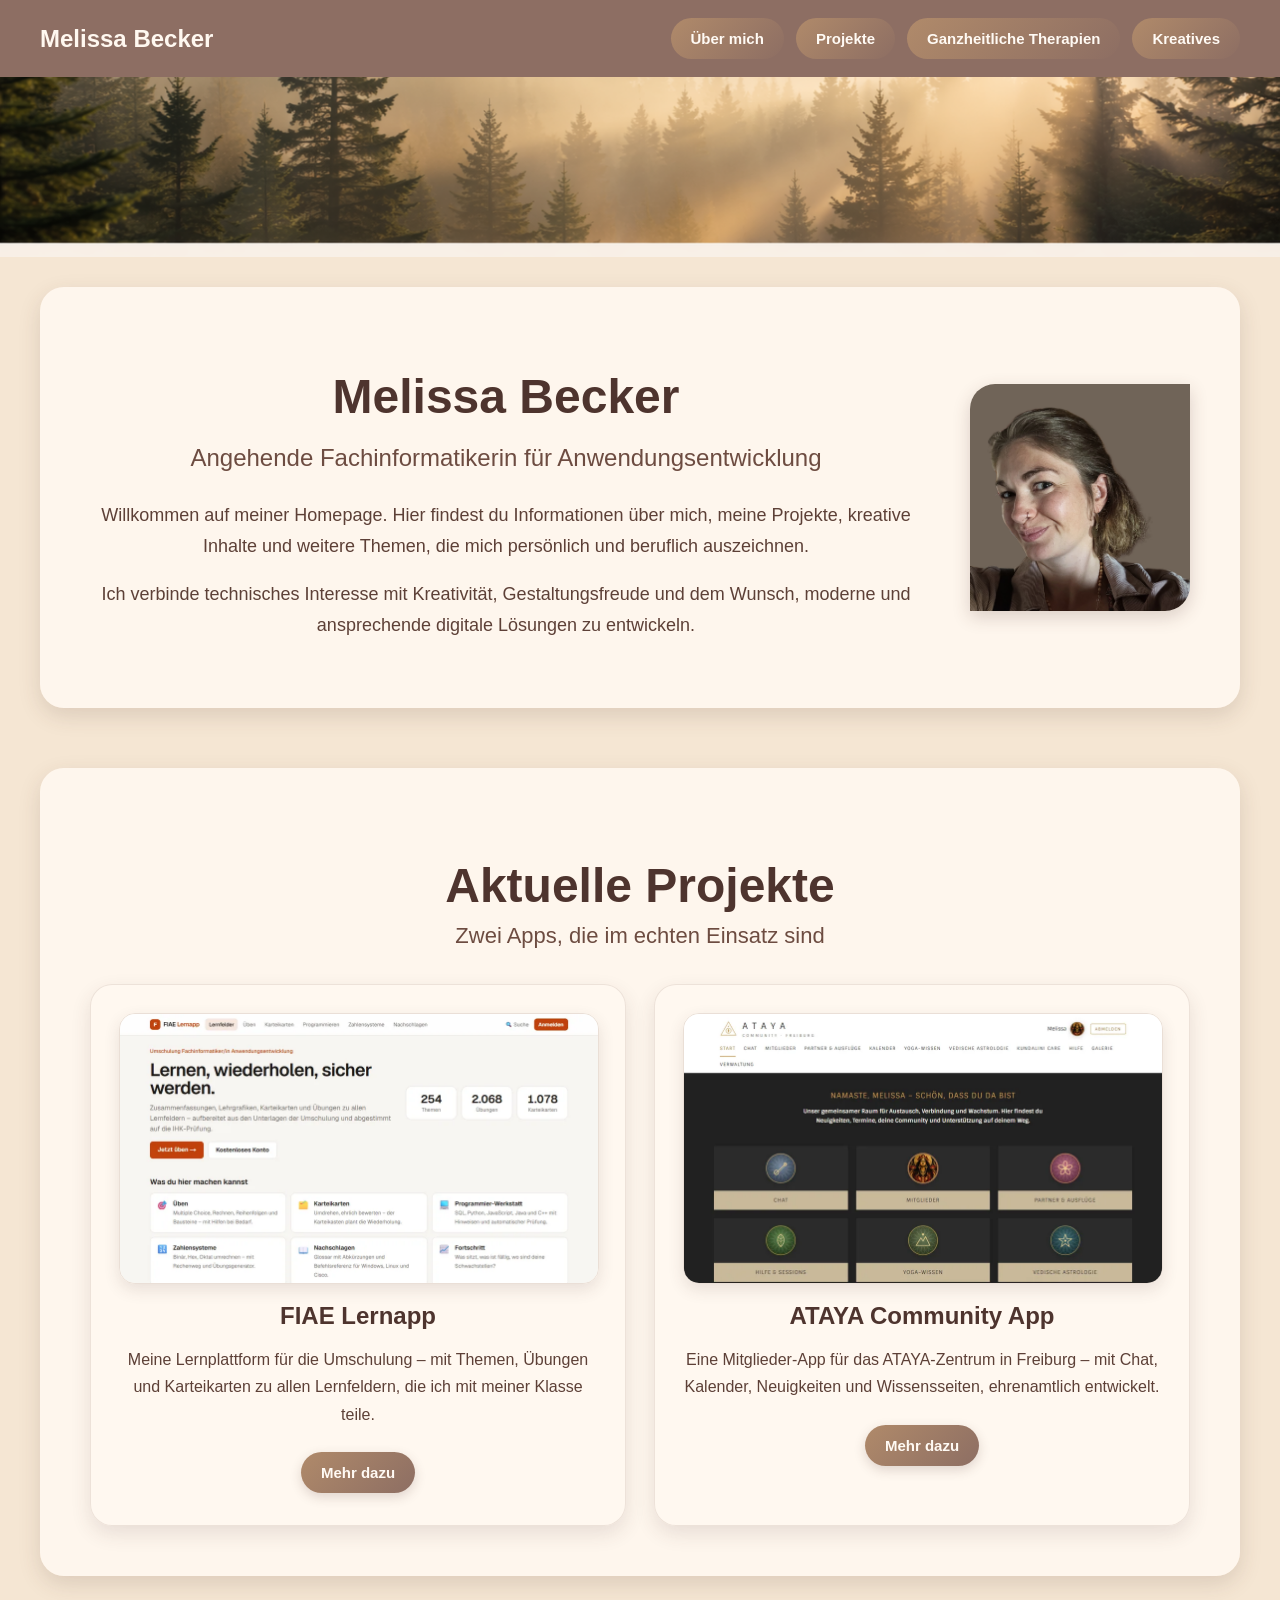
<file: index.html>
<!DOCTYPE html>
<html lang="de">
<head>
    <meta charset="UTF-8">
    <meta name="viewport" content="width=device-width, initial-scale=1.0">
    <title>Melissa Becker</title>
    <link rel="stylesheet" href="style.css?v=6">
</head>
<body>

    <header>
        <nav class="navbar">
            <div class="logo">Melissa Becker</div>
            <div class="nav-links">
                <a href="ueber-mich.html">Über mich</a>
                <a href="projekte.html">Projekte</a>
                <a href="ganzheitliche-therapien.html">Ganzheitliche Therapien</a>
                <a href="kreatives.html">Kreatives</a>
            </div>
        </nav>
    </header>

    <!-- Wald-Banner oben -->
    <div class="hero"></div>

    <main class="content-box">
        <div class="text-content">
            <h1>Melissa Becker</h1>
            <h2>Angehende Fachinformatikerin für Anwendungsentwicklung</h2>

            <p>
                Willkommen auf meiner Homepage. Hier findest du Informationen über mich,
                meine Projekte, kreative Inhalte und weitere Themen, die mich persönlich
                und beruflich auszeichnen.
            </p>

            <p>
                Ich verbinde technisches Interesse mit Kreativität, Gestaltungsfreude und
                dem Wunsch, moderne und ansprechende digitale Lösungen zu entwickeln.
            </p>
        </div>

        <!-- Dein Profilbild -->
        <img src="Melissa.JPG" alt="Profilbild" class="profilbild">
    </main>

    <section class="content-wide">
        <div class="page-header">
            <h1>Aktuelle Projekte</h1>
            <div class="page-subtitle">Zwei Apps, die im echten Einsatz sind</div>
        </div>

        <div class="projekt-grid">
            <article class="projekt-card">
                <img src="bilder/lernapp.webp" alt="Startseite der FIAE Lernapp" class="projekt-bild">
                <div class="card-top">
                    <h3 class="card-title">FIAE Lernapp</h3>
                </div>
                <p>
                    Meine Lernplattform für die Umschulung – mit Themen, Übungen und Karteikarten
                    zu allen Lernfeldern, die ich mit meiner Klasse teile.
                </p>
                <div class="projekt-buttons">
                    <a href="projekte.html" class="projekt-button">Mehr dazu</a>
                </div>
            </article>

            <article class="projekt-card">
                <img src="bilder/ataya-app.webp" alt="Startseite der ATAYA Community App" class="projekt-bild">
                <div class="card-top">
                    <h3 class="card-title">ATAYA Community App</h3>
                </div>
                <p>
                    Eine Mitglieder-App für das ATAYA-Zentrum in Freiburg – mit Chat, Kalender,
                    Neuigkeiten und Wissensseiten, ehrenamtlich entwickelt.
                </p>
                <div class="projekt-buttons">
                    <a href="projekte.html" class="projekt-button">Mehr dazu</a>
                </div>
            </article>
        </div>
    </section>

</body>
</html>
</file>
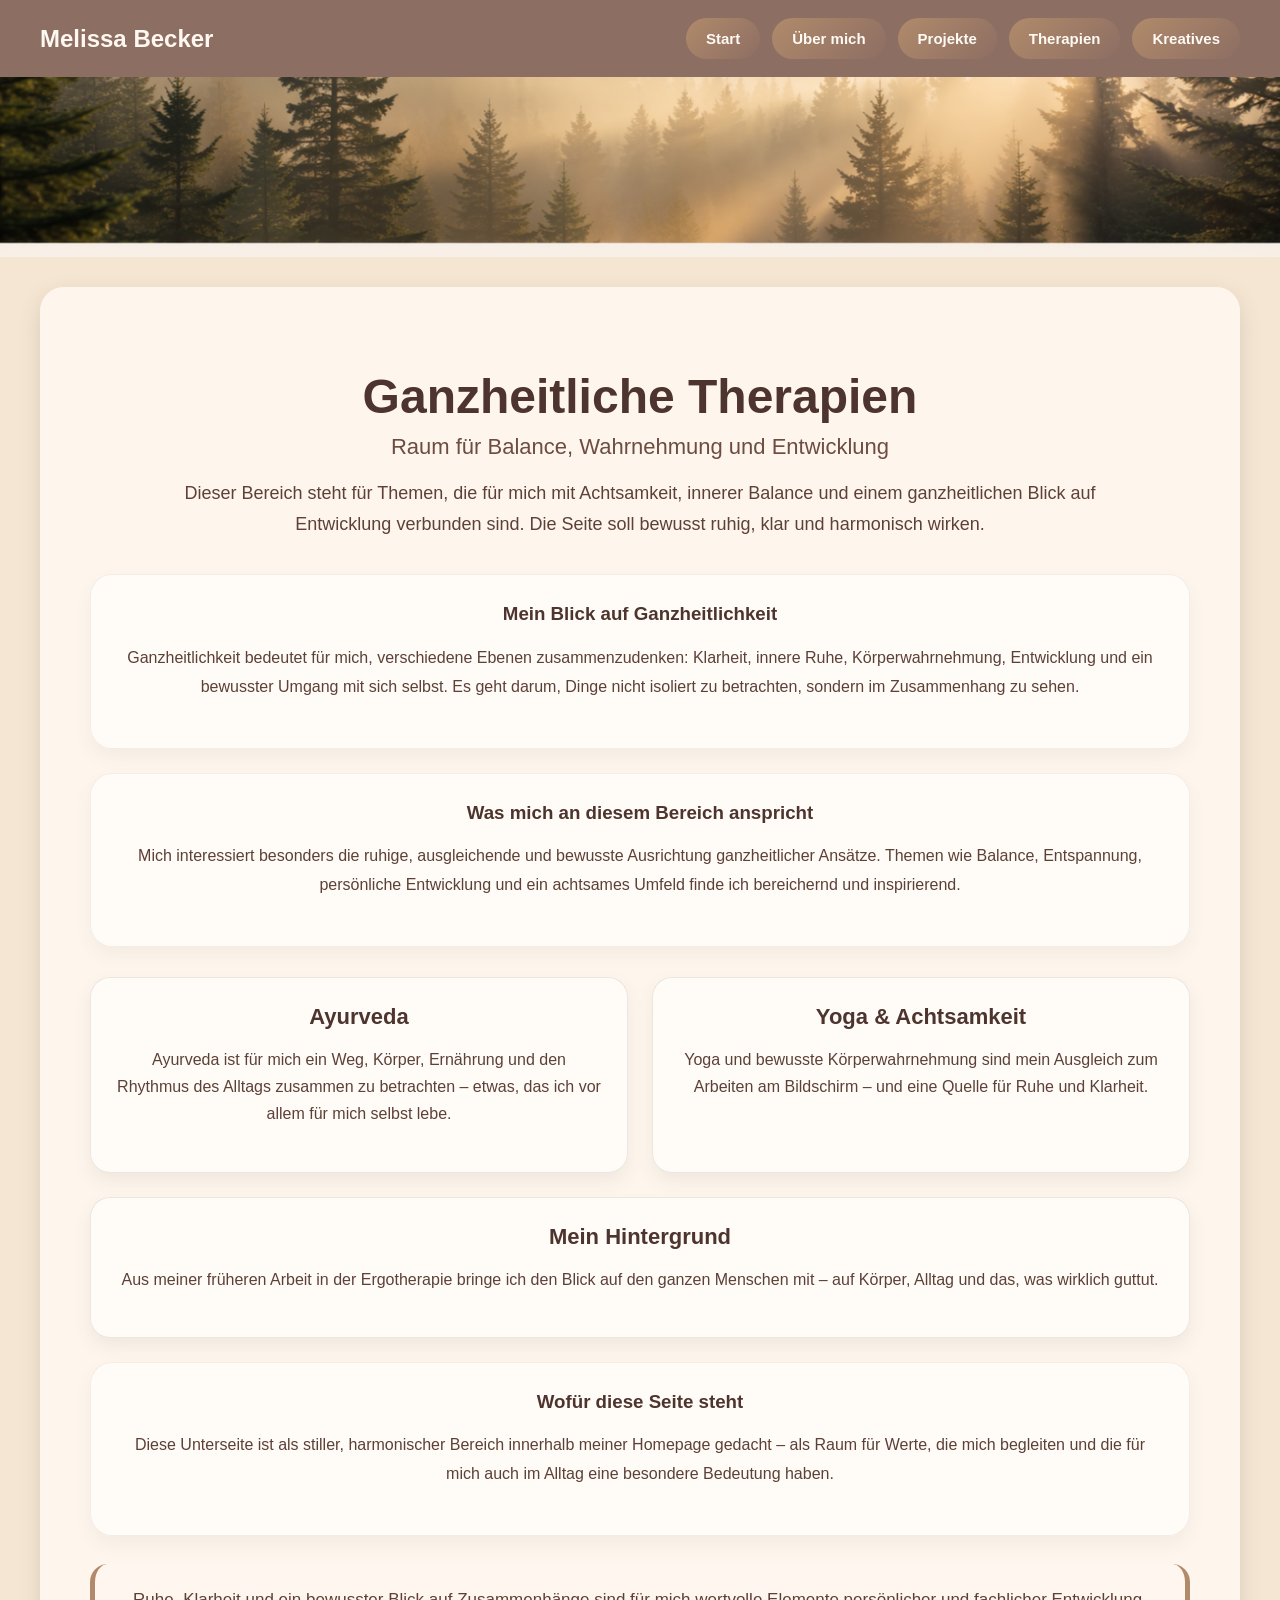
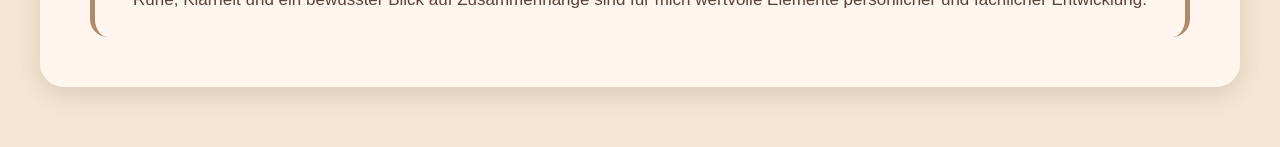
<file: ganzheitliche-therapien.html>
<!DOCTYPE html>
<html lang="de">
<head>
    <meta charset="UTF-8">
    <meta name="viewport" content="width=device-width, initial-scale=1.0">
    <title>Ganzheitliche Therapien | Melissa Becker</title>
    <link rel="stylesheet" href="style.css?v=6">
</head>
<body>

    <header>
        <nav class="navbar">
            <div class="logo">Melissa Becker</div>
            <div class="nav-links">
                <a href="index.html">Start</a>
                <a href="ueber-mich.html">Über mich</a>
                <a href="projekte.html">Projekte</a>
                <a href="ganzheitliche-therapien.html">Therapien</a>
                <a href="kreatives.html">Kreatives</a>
            </div>
        </nav>
    </header>

    <div class="hero"></div>

    <main class="content-wide">
        <div class="page-header">
            <h1>Ganzheitliche Therapien</h1>
            <div class="page-subtitle">Raum für Balance, Wahrnehmung und Entwicklung</div>
            <p class="page-intro">
                Dieser Bereich steht für Themen, die für mich mit Achtsamkeit, innerer Balance
                und einem ganzheitlichen Blick auf Entwicklung verbunden sind. Die Seite soll
                bewusst ruhig, klar und harmonisch wirken.
            </p>
        </div>

        <section class="soft-section">
            <h3>Mein Blick auf Ganzheitlichkeit</h3>
            <p>
                Ganzheitlichkeit bedeutet für mich, verschiedene Ebenen zusammenzudenken:
                Klarheit, innere Ruhe, Körperwahrnehmung, Entwicklung und ein bewusster Umgang
                mit sich selbst. Es geht darum, Dinge nicht isoliert zu betrachten,
                sondern im Zusammenhang zu sehen.
            </p>
        </section>

        <section class="soft-section">
            <h3>Was mich an diesem Bereich anspricht</h3>
            <p>
                Mich interessiert besonders die ruhige, ausgleichende und bewusste Ausrichtung
                ganzheitlicher Ansätze. Themen wie Balance, Entspannung, persönliche Entwicklung
                und ein achtsames Umfeld finde ich bereichernd und inspirierend.
            </p>
        </section>

        <div class="info-grid">
            <section class="info-card">
                <h3>Ayurveda</h3>
                <p>
                    Ayurveda ist für mich ein Weg, Körper, Ernährung und den Rhythmus des Alltags
                    zusammen zu betrachten – etwas, das ich vor allem für mich selbst lebe.
                </p>
            </section>

            <section class="info-card">
                <h3>Yoga & Achtsamkeit</h3>
                <p>
                    Yoga und bewusste Körperwahrnehmung sind mein Ausgleich zum Arbeiten am Bildschirm –
                    und eine Quelle für Ruhe und Klarheit.
                </p>
            </section>

            <section class="info-card info-card-breit">
                <h3>Mein Hintergrund</h3>
                <p>
                    Aus meiner früheren Arbeit in der Ergotherapie bringe ich den Blick auf den
                    ganzen Menschen mit – auf Körper, Alltag und das, was wirklich guttut.
                </p>
            </section>
        </div>

        <section class="soft-section">
            <h3>Wofür diese Seite steht</h3>
            <p>
                Diese Unterseite ist als stiller, harmonischer Bereich innerhalb meiner Homepage
                gedacht – als Raum für Werte, die mich begleiten und die für mich auch im Alltag
                eine besondere Bedeutung haben.
            </p>
        </section>

        <div class="quote-box">
            Ruhe, Klarheit und ein bewusster Blick auf Zusammenhänge sind für mich
            wertvolle Elemente persönlicher und fachlicher Entwicklung.
        </div>
    </main>

</body>
</html>
</file>
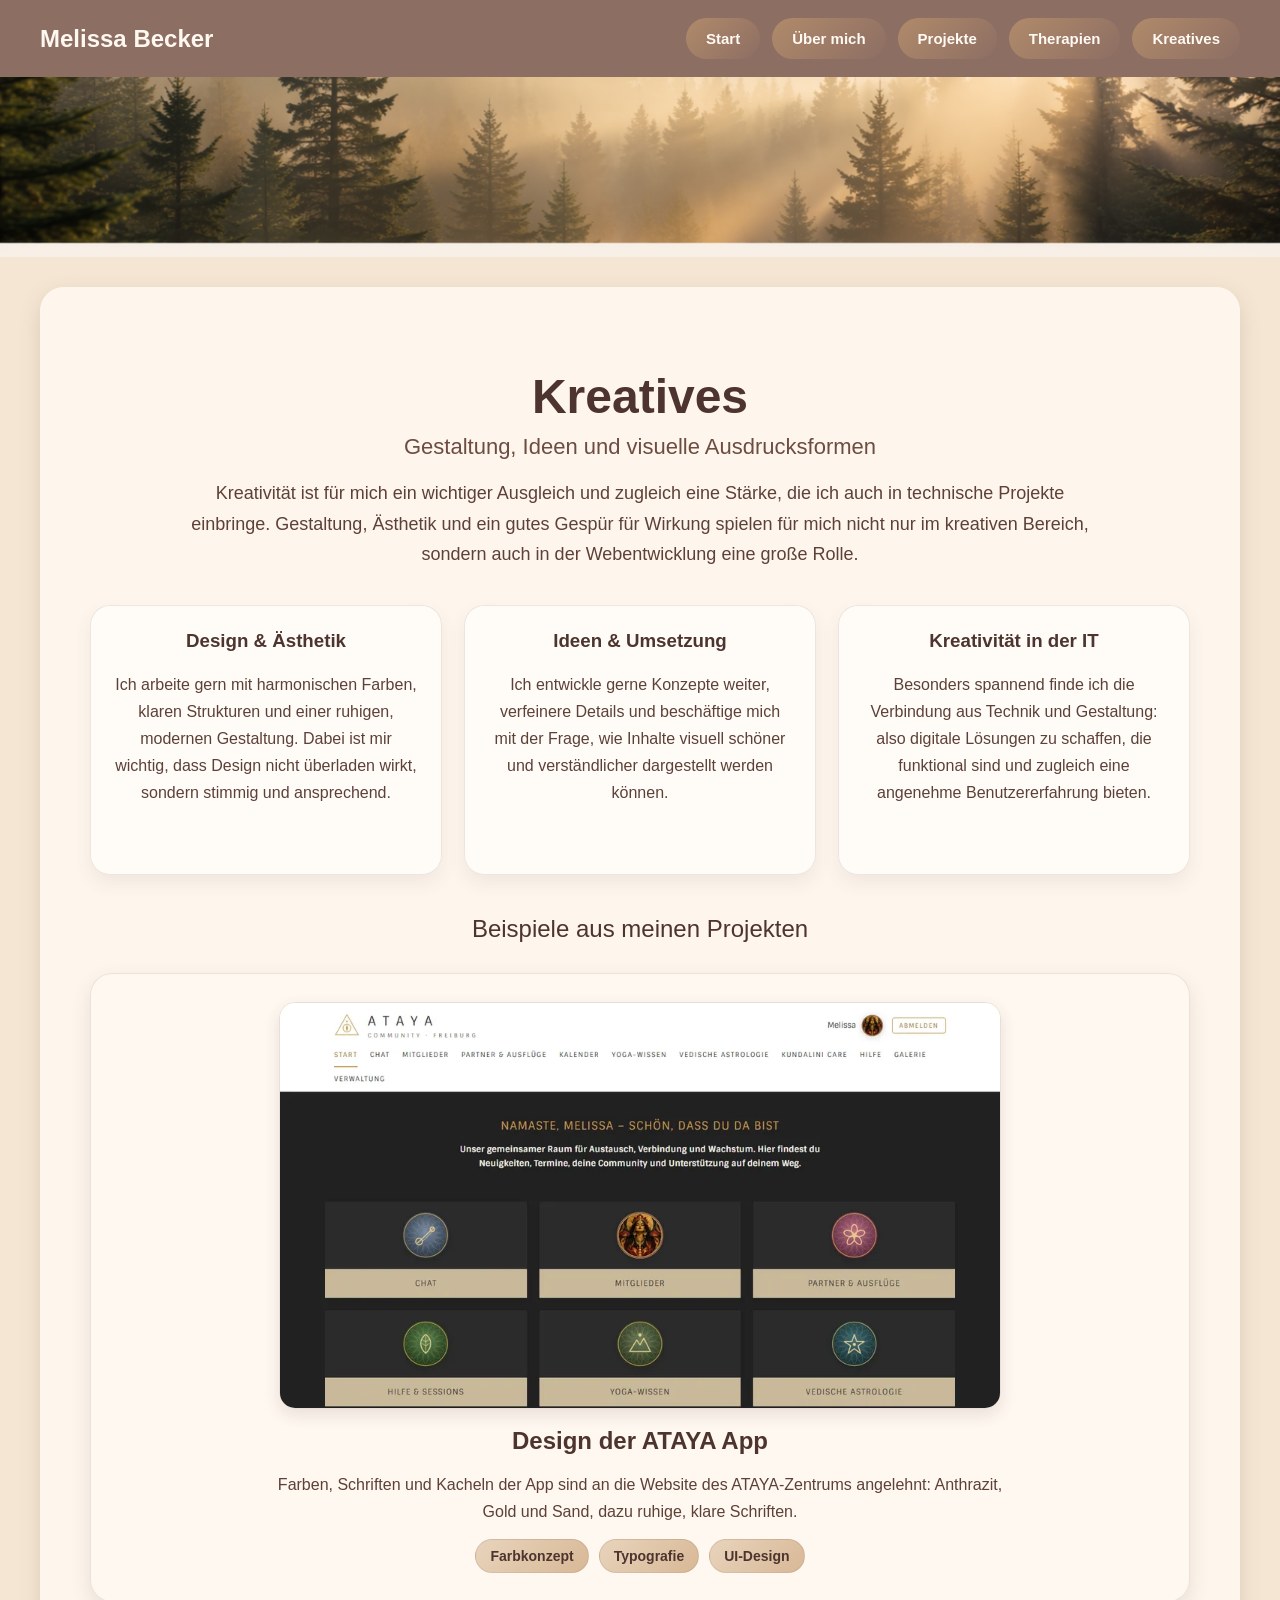
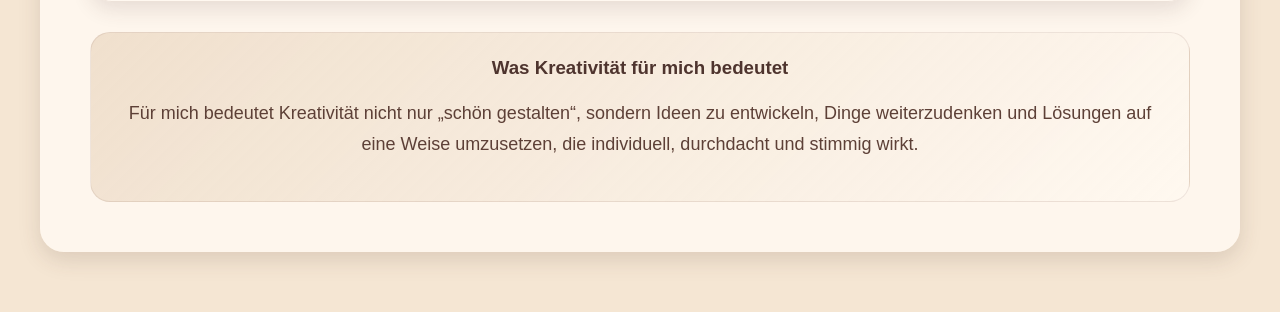
<file: kreatives.html>
<!DOCTYPE html>
<html lang="de">
<head>
    <meta charset="UTF-8">
    <meta name="viewport" content="width=device-width, initial-scale=1.0">
    <title>Kreatives | Melissa Becker</title>
    <link rel="stylesheet" href="style.css?v=6">
</head>
<body>

    <header>
        <nav class="navbar">
            <div class="logo">Melissa Becker</div>
            <div class="nav-links">
                <a href="index.html">Start</a>
                <a href="ueber-mich.html">Über mich</a>
                <a href="projekte.html">Projekte</a>
                <a href="ganzheitliche-therapien.html">Therapien</a>
                <a href="kreatives.html">Kreatives</a>
            </div>
        </nav>
    </header>

    <div class="hero"></div>

    <main class="content-wide">
        <div class="page-header">
            <h1>Kreatives</h1>
            <div class="page-subtitle">Gestaltung, Ideen und visuelle Ausdrucksformen</div>
            <p class="page-intro">
                Kreativität ist für mich ein wichtiger Ausgleich und zugleich eine Stärke,
                die ich auch in technische Projekte einbringe. Gestaltung, Ästhetik und ein
                gutes Gespür für Wirkung spielen für mich nicht nur im kreativen Bereich,
                sondern auch in der Webentwicklung eine große Rolle.
            </p>
        </div>

        <section class="creative-grid">
            <article class="creative-card">
                <h3>Design & Ästhetik</h3>
                <p>
                    Ich arbeite gern mit harmonischen Farben, klaren Strukturen und einer
                    ruhigen, modernen Gestaltung. Dabei ist mir wichtig, dass Design nicht
                    überladen wirkt, sondern stimmig und ansprechend.
                </p>
            </article>

            <article class="creative-card">
                <h3>Ideen & Umsetzung</h3>
                <p>
                    Ich entwickle gerne Konzepte weiter, verfeinere Details und beschäftige
                    mich mit der Frage, wie Inhalte visuell schöner und verständlicher
                    dargestellt werden können.
                </p>
            </article>

            <article class="creative-card">
                <h3>Kreativität in der IT</h3>
                <p>
                    Besonders spannend finde ich die Verbindung aus Technik und Gestaltung:
                    also digitale Lösungen zu schaffen, die funktional sind und zugleich
                    eine angenehme Benutzererfahrung bieten.
                </p>
            </article>
        </section>

        <h2 class="abschnitt-titel">Beispiele aus meinen Projekten</h2>

        <section class="projekt-grid">
            <article class="projekt-card projekt-card-gross">
                <img src="bilder/ataya-app.webp" alt="Startseite der ATAYA Community App im Anthrazit-Gold-Design" class="projekt-bild">
                <div class="card-top">
                    <h3 class="card-title">Design der ATAYA App</h3>
                </div>
                <p>
                    Farben, Schriften und Kacheln der App sind an die Website des ATAYA-Zentrums
                    angelehnt: Anthrazit, Gold und Sand, dazu ruhige, klare Schriften.
                </p>
                <div class="badge-row">
                    <span class="badge">Farbkonzept</span>
                    <span class="badge">Typografie</span>
                    <span class="badge">UI-Design</span>
                </div>
            </article>
        </section>

        <div class="highlight-box">
            <h3>Was Kreativität für mich bedeutet</h3>
            <p>
                Für mich bedeutet Kreativität nicht nur „schön gestalten“, sondern Ideen zu entwickeln,
                Dinge weiterzudenken und Lösungen auf eine Weise umzusetzen, die individuell,
                durchdacht und stimmig wirkt.
            </p>
        </div>
    </main>

</body>
</html>
</file>
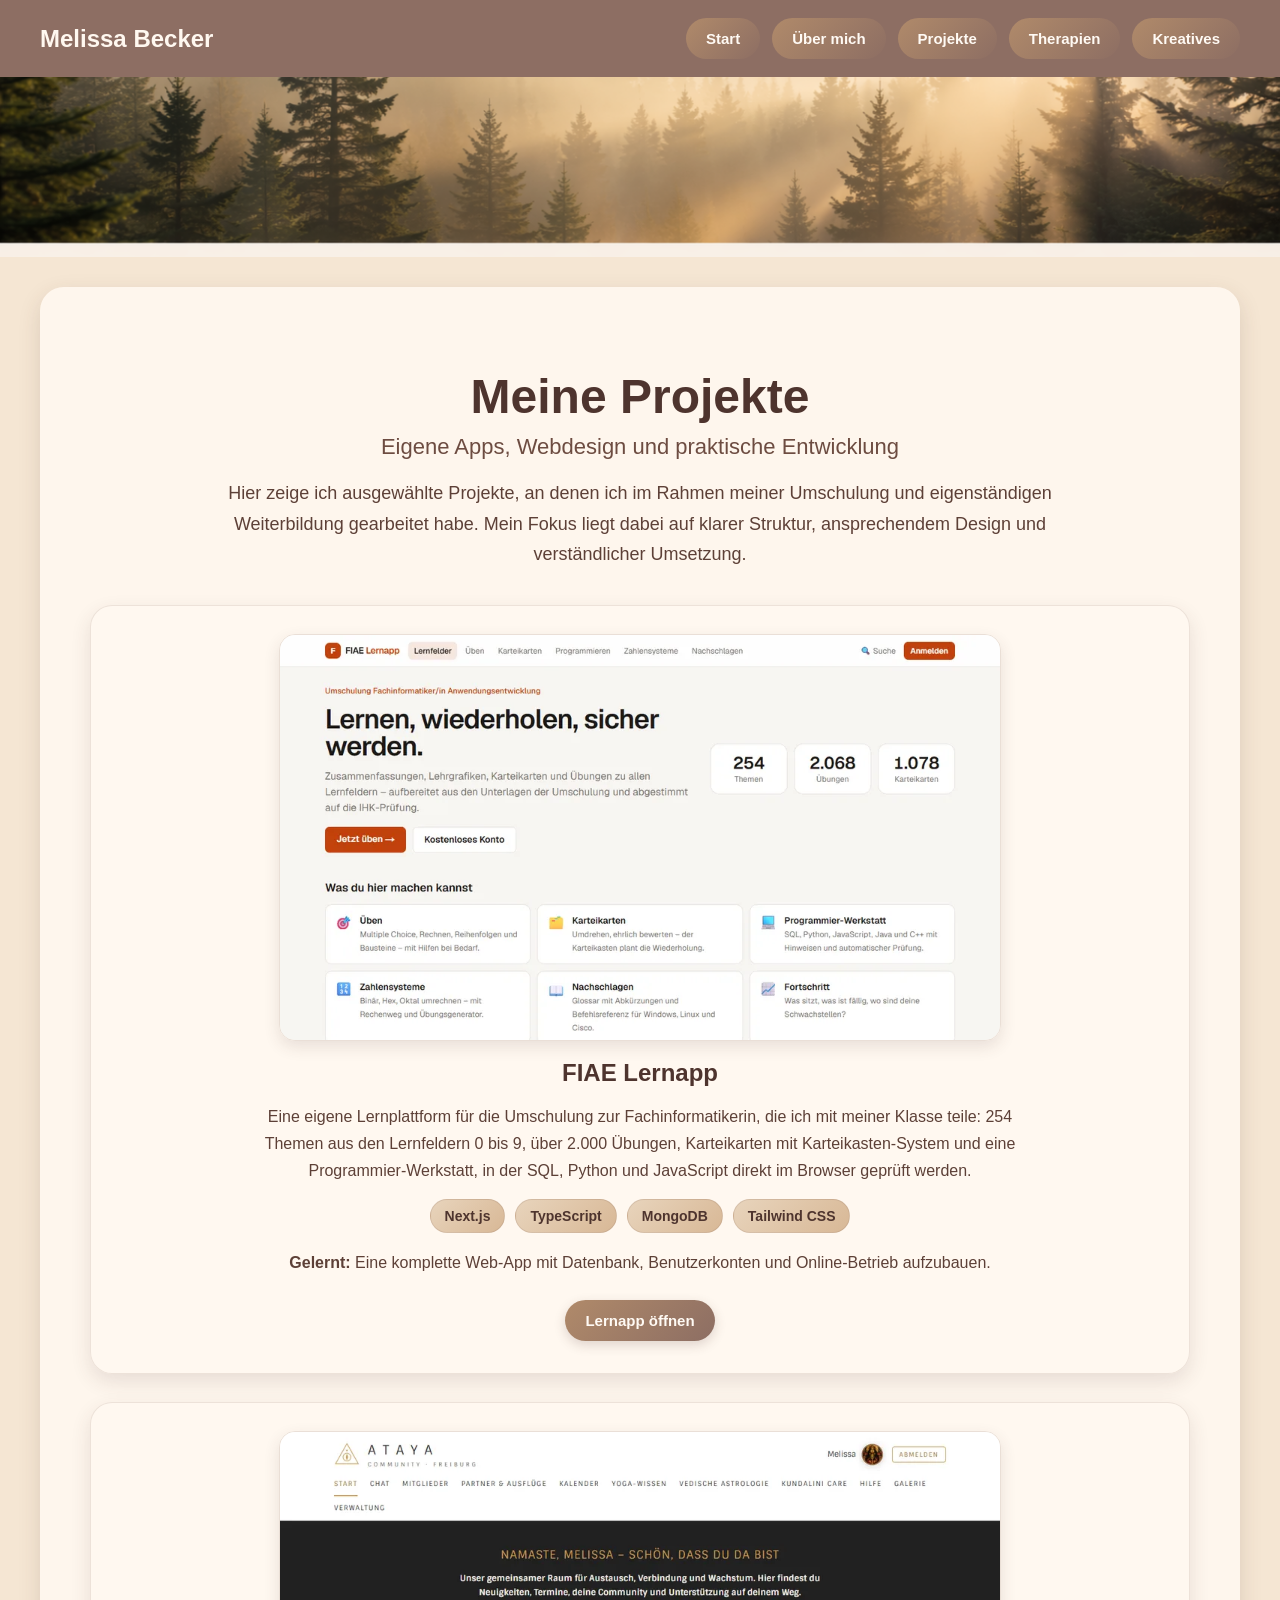
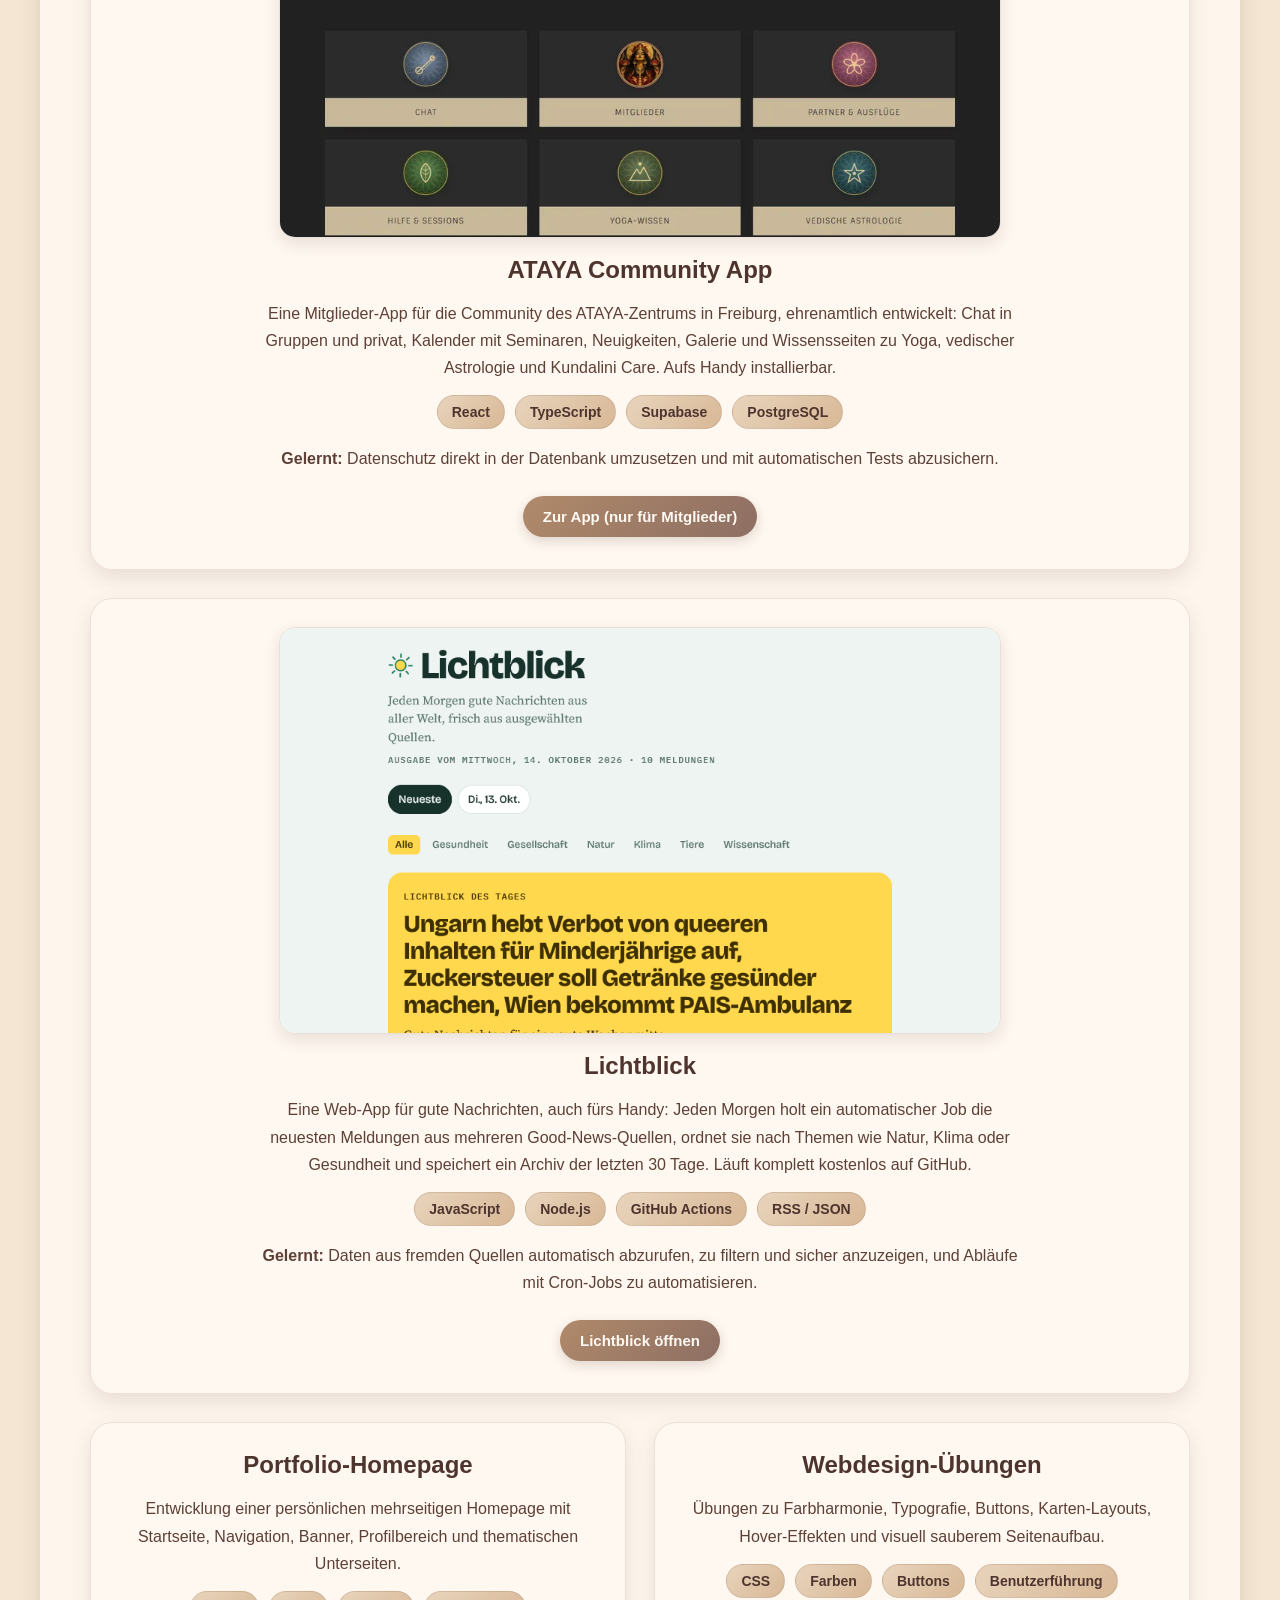
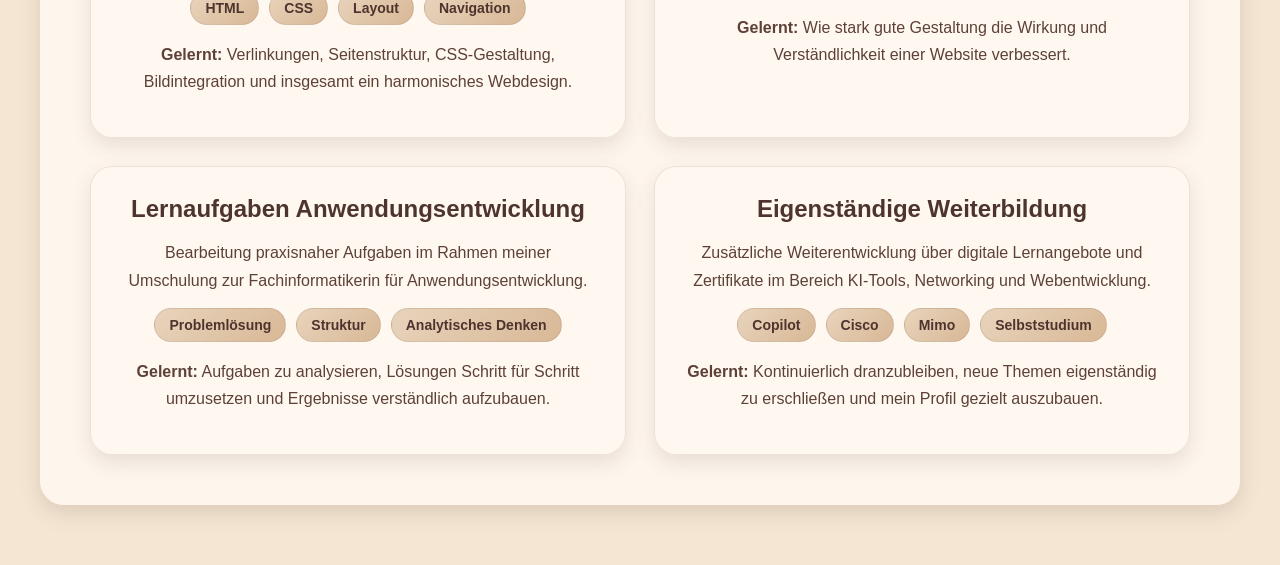
<file: projekte.html>
<!DOCTYPE html>
<html lang="de">
<head>
    <meta charset="UTF-8">
    <meta name="viewport" content="width=device-width, initial-scale=1.0">
    <title>Projekte | Melissa Becker</title>
    <link rel="stylesheet" href="style.css?v=6">
</head>
<body>

    <header>
        <nav class="navbar">
            <div class="logo">Melissa Becker</div>
            <div class="nav-links">
                <a href="index.html">Start</a>
                <a href="ueber-mich.html">Über mich</a>
                <a href="projekte.html">Projekte</a>
                <a href="ganzheitliche-therapien.html">Therapien</a>
                <a href="kreatives.html">Kreatives</a>
            </div>
        </nav>
    </header>

    <div class="hero"></div>

    <main class="content-wide">
        <div class="page-header">
            <h1>Meine Projekte</h1>
            <div class="page-subtitle">Eigene Apps, Webdesign und praktische Entwicklung</div>
            <p class="page-intro">
                Hier zeige ich ausgewählte Projekte, an denen ich im Rahmen meiner Umschulung
                und eigenständigen Weiterbildung gearbeitet habe. Mein Fokus liegt dabei auf
                klarer Struktur, ansprechendem Design und verständlicher Umsetzung.
            </p>
        </div>

        <section class="projekt-grid">

            <article class="projekt-card projekt-card-gross">
                <img src="bilder/lernapp.webp" alt="Startseite der FIAE Lernapp" class="projekt-bild">
                <div class="card-top">
                    <h3 class="card-title">FIAE Lernapp</h3>
                </div>
                <p>
                    Eine eigene Lernplattform für die Umschulung zur Fachinformatikerin, die ich mit
                    meiner Klasse teile: 254 Themen aus den Lernfeldern 0 bis 9, über 2.000 Übungen,
                    Karteikarten mit Karteikasten-System und eine Programmier-Werkstatt, in der SQL,
                    Python und JavaScript direkt im Browser geprüft werden.
                </p>
                <div class="badge-row">
                    <span class="badge">Next.js</span>
                    <span class="badge">TypeScript</span>
                    <span class="badge">MongoDB</span>
                    <span class="badge">Tailwind CSS</span>
                </div>
                <p>
                    <strong>Gelernt:</strong> Eine komplette Web-App mit Datenbank, Benutzerkonten
                    und Online-Betrieb aufzubauen.
                </p>
                <div class="projekt-buttons">
                    <a href="https://lernapp-eta-seven.vercel.app/" class="projekt-button" target="_blank" rel="noopener">Lernapp öffnen</a>
                </div>
            </article>

            <article class="projekt-card projekt-card-gross">
                <img src="bilder/ataya-app.webp" alt="Startseite der ATAYA Community App" class="projekt-bild">
                <div class="card-top">
                    <h3 class="card-title">ATAYA Community App</h3>
                </div>
                <p>
                    Eine Mitglieder-App für die Community des ATAYA-Zentrums in Freiburg, ehrenamtlich
                    entwickelt: Chat in Gruppen und privat, Kalender mit Seminaren, Neuigkeiten, Galerie
                    und Wissensseiten zu Yoga, vedischer Astrologie und Kundalini Care. Aufs Handy
                    installierbar.
                </p>
                <div class="badge-row">
                    <span class="badge">React</span>
                    <span class="badge">TypeScript</span>
                    <span class="badge">Supabase</span>
                    <span class="badge">PostgreSQL</span>
                </div>
                <p>
                    <strong>Gelernt:</strong> Datenschutz direkt in der Datenbank umzusetzen und mit
                    automatischen Tests abzusichern.
                </p>
                <div class="projekt-buttons">
                    <a href="https://ataya-app-liard.vercel.app/" class="projekt-button" target="_blank" rel="noopener">Zur App (nur für Mitglieder)</a>
                </div>
            </article>

            <article class="projekt-card projekt-card-gross">
                <img src="bilder/lichtblick.png" alt="Startseite der Lichtblick Web-App mit der Ausgabe des Tages" class="projekt-bild">
                <div class="card-top">
                    <h3 class="card-title">Lichtblick</h3>
                </div>
                <p>
                    Eine Web-App für gute Nachrichten, auch fürs Handy: Jeden Morgen holt ein
                    automatischer Job die neuesten Meldungen aus mehreren Good-News-Quellen,
                    ordnet sie nach Themen wie Natur, Klima oder Gesundheit und speichert ein
                    Archiv der letzten 30 Tage. Läuft komplett kostenlos auf GitHub.
                </p>
                <div class="badge-row">
                    <span class="badge">JavaScript</span>
                    <span class="badge">Node.js</span>
                    <span class="badge">GitHub Actions</span>
                    <span class="badge">RSS / JSON</span>
                </div>
                <p>
                    <strong>Gelernt:</strong> Daten aus fremden Quellen automatisch abzurufen,
                    zu filtern und sicher anzuzeigen, und Abläufe mit Cron-Jobs zu automatisieren.
                </p>
                <div class="projekt-buttons">
                    <a href="https://melissanora7-ship-it.github.io/lichtblick/" class="projekt-button" target="_blank" rel="noopener">Lichtblick öffnen</a>
                </div>
            </article>

            <article class="projekt-card">
                <div class="card-top">
                    <h3 class="card-title">Portfolio-Homepage</h3>
                </div>
                <p>
                    Entwicklung einer persönlichen mehrseitigen Homepage mit Startseite, Navigation,
                    Banner, Profilbereich und thematischen Unterseiten.
                </p>
                <div class="badge-row">
                    <span class="badge">HTML</span>
                    <span class="badge">CSS</span>
                    <span class="badge">Layout</span>
                    <span class="badge">Navigation</span>
                </div>
                <p>
                    <strong>Gelernt:</strong> Verlinkungen, Seitenstruktur, CSS-Gestaltung,
                    Bildintegration und insgesamt ein harmonisches Webdesign.
                </p>
            </article>

            <article class="projekt-card">
                <div class="card-top">
                    <h3 class="card-title">Webdesign-Übungen</h3>
                </div>
                <p>
                    Übungen zu Farbharmonie, Typografie, Buttons, Karten-Layouts,
                    Hover-Effekten und visuell sauberem Seitenaufbau.
                </p>
                <div class="badge-row">
                    <span class="badge">CSS</span>
                    <span class="badge">Farben</span>
                    <span class="badge">Buttons</span>
                    <span class="badge">Benutzerführung</span>
                </div>
                <p>
                    <strong>Gelernt:</strong> Wie stark gute Gestaltung die Wirkung
                    und Verständlichkeit einer Website verbessert.
                </p>
            </article>

            <article class="projekt-card">
                <div class="card-top">
                    <h3 class="card-title">Lernaufgaben Anwendungsentwicklung</h3>
                </div>
                <p>
                    Bearbeitung praxisnaher Aufgaben im Rahmen meiner Umschulung zur
                    Fachinformatikerin für Anwendungsentwicklung.
                </p>
                <div class="badge-row">
                    <span class="badge">Problemlösung</span>
                    <span class="badge">Struktur</span>
                    <span class="badge">Analytisches Denken</span>
                </div>
                <p>
                    <strong>Gelernt:</strong> Aufgaben zu analysieren, Lösungen Schritt für Schritt
                    umzusetzen und Ergebnisse verständlich aufzubauen.
                </p>
            </article>

            <article class="projekt-card">
                <div class="card-top">
                    <h3 class="card-title">Eigenständige Weiterbildung</h3>
                </div>
                <p>
                    Zusätzliche Weiterentwicklung über digitale Lernangebote und Zertifikate
                    im Bereich KI-Tools, Networking und Webentwicklung.
                </p>
                <div class="badge-row">
                    <span class="badge">Copilot</span>
                    <span class="badge">Cisco</span>
                    <span class="badge">Mimo</span>
                    <span class="badge">Selbststudium</span>
                </div>
                <p>
                    <strong>Gelernt:</strong> Kontinuierlich dranzubleiben, neue Themen
                    eigenständig zu erschließen und mein Profil gezielt auszubauen.
                </p>
            </article>

        </section>
    </main>

</body>
</html>
</file>
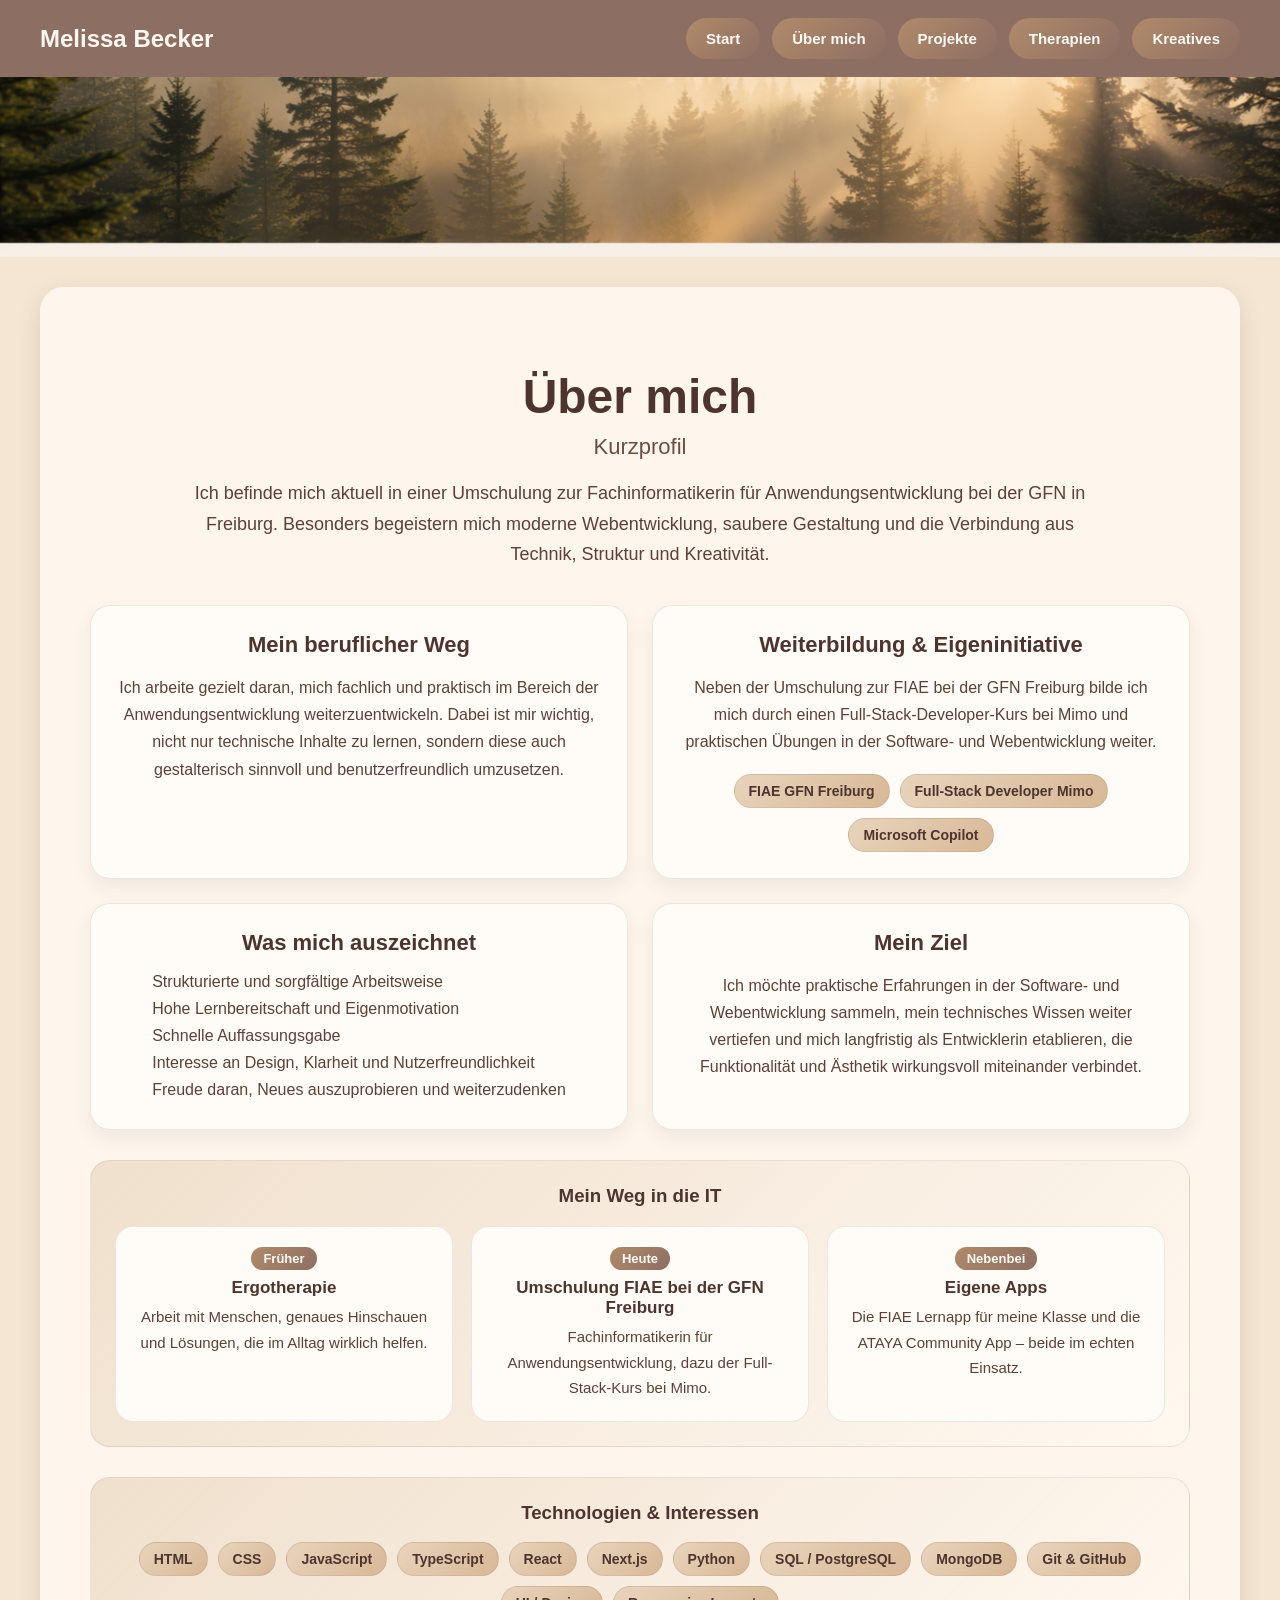
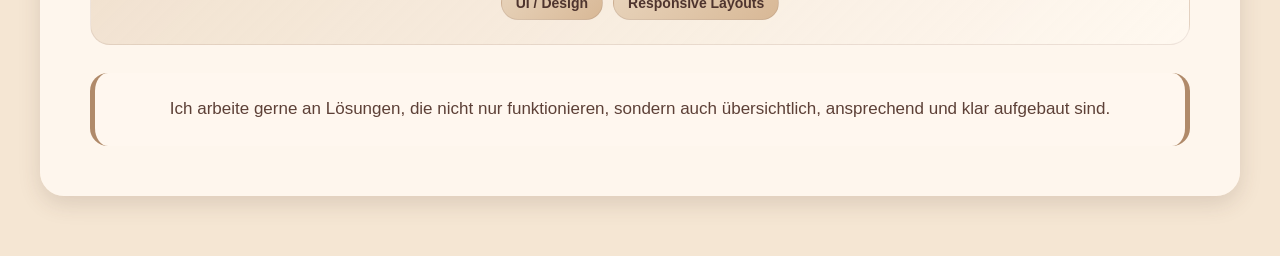
<file: ueber-mich.html>
<!DOCTYPE html>
<html lang="de">
<head>
    <meta charset="UTF-8">
    <meta name="viewport" content="width=device-width, initial-scale=1.0">
    <title>Über mich | Melissa Becker</title>
    <link rel="stylesheet" href="style.css?v=6">
</head>
<body>

    <header>
        <nav class="navbar">
            <div class="logo">Melissa Becker</div>
            <div class="nav-links">
                <a href="index.html">Start</a>
                <a href="ueber-mich.html">Über mich</a>
                <a href="projekte.html">Projekte</a>
                <a href="ganzheitliche-therapien.html">Therapien</a>
                <a href="kreatives.html">Kreatives</a>
            </div>
        </nav>
    </header>

    <div class="hero"></div>

    <main class="content-wide">
        <div class="page-header">
            <h1>Über mich</h1>
            <div class="page-subtitle">Kurzprofil</div>
            <p class="page-intro">
                Ich befinde mich aktuell in einer Umschulung zur Fachinformatikerin für Anwendungsentwicklung
                bei der GFN in Freiburg. Besonders begeistern mich moderne Webentwicklung, saubere Gestaltung
                und die Verbindung aus Technik, Struktur und Kreativität.
            </p>
        </div>

        <div class="info-grid">
            <section class="info-card">
                <h3>Mein beruflicher Weg</h3>
                <p>
                    Ich arbeite gezielt daran, mich fachlich und praktisch im Bereich der Anwendungsentwicklung
                    weiterzuentwickeln. Dabei ist mir wichtig, nicht nur technische Inhalte zu lernen,
                    sondern diese auch gestalterisch sinnvoll und benutzerfreundlich umzusetzen.
                </p>
            </section>

            <section class="info-card">
                <h3>Weiterbildung & Eigeninitiative</h3>
                <p>
                   Neben der Umschulung zur FIAE bei der GFN Freiburg bilde ich mich durch einen Full-Stack-Developer-Kurs bei Mimo 
                    und praktischen Übungen in der Software- und Webentwicklung weiter.
                </p>
                <div class="badge-row">
                    <span class="badge">FIAE GFN Freiburg</span>
                    <span class="badge">Full-Stack Developer Mimo</span>
                    <span class="badge">Microsoft Copilot</span>
                </div>
            </section>

            <section class="info-card">
                <h3>Was mich auszeichnet</h3>
                <ul>
                    <li>Strukturierte und sorgfältige Arbeitsweise</li>
                    <li>Hohe Lernbereitschaft und Eigenmotivation</li>
                    <li>Schnelle Auffassungsgabe</li>
                    <li>Interesse an Design, Klarheit und Nutzerfreundlichkeit</li>
                    <li>Freude daran, Neues auszuprobieren und weiterzudenken</li>
                </ul>
            </section>

            <section class="info-card">
                <h3>Mein Ziel</h3>
                <p>
                    Ich möchte praktische Erfahrungen in der Software- und Webentwicklung sammeln,
                    mein technisches Wissen weiter vertiefen und mich langfristig als Entwicklerin
                    etablieren, die Funktionalität und Ästhetik wirkungsvoll miteinander verbindet.
                </p>
            </section>
        </div>

        <div class="highlight-box">
            <h3>Mein Weg in die IT</h3>
            <div class="weg">
                <div class="weg-schritt">
                    <span class="weg-zeit">Früher</span>
                    <strong>Ergotherapie</strong>
                    <p>Arbeit mit Menschen, genaues Hinschauen und Lösungen, die im Alltag wirklich helfen.</p>
                </div>
                <div class="weg-schritt">
                    <span class="weg-zeit">Heute</span>
                    <strong>Umschulung FIAE bei der GFN Freiburg</strong>
                    <p>Fachinformatikerin für Anwendungsentwicklung, dazu der Full-Stack-Kurs bei Mimo.</p>
                </div>
                <div class="weg-schritt">
                    <span class="weg-zeit">Nebenbei</span>
                    <strong>Eigene Apps</strong>
                    <p>Die FIAE Lernapp für meine Klasse und die ATAYA Community App – beide im echten Einsatz.</p>
                </div>
            </div>
        </div>

        <div class="highlight-box">
            <h3>Technologien & Interessen</h3>
            <div class="badge-row">
                <span class="badge">HTML</span>
                <span class="badge">CSS</span>
                <span class="badge">JavaScript</span>
                <span class="badge">TypeScript</span>
                <span class="badge">React</span>
                <span class="badge">Next.js</span>
                <span class="badge">Python</span>
                <span class="badge">SQL / PostgreSQL</span>
                <span class="badge">MongoDB</span>
                <span class="badge">Git & GitHub</span>
                <span class="badge">UI / Design</span>
                <span class="badge">Responsive Layouts</span>
            </div>
        </div>

        <div class="quote-box">
            Ich arbeite gerne an Lösungen, die nicht nur funktionieren, sondern auch
            übersichtlich, ansprechend und klar aufgebaut sind.
        </div>
    </main>

</body>
</html>
</file>
<file: style.css>
body {
    margin: 0;
    font-family: Arial, sans-serif;
    background-color: #f5e6d3;
    color: #4e342e;
}

/* Navigation */
.navbar {
    background: #8d6e63;
    display: flex;
    justify-content: space-between;
    align-items: center;
    padding: 18px 40px;
    flex-wrap: wrap;
}

.logo {
    color: #fff8f0;
    font-size: 24px;
    font-weight: bold;
}

.nav-links {
    display: flex;
    gap: 12px;
    flex-wrap: wrap;
}

.nav-links a {
    text-decoration: none;
    color: #fffaf4;
    background: linear-gradient(135deg, #b08a6a, #8d6e63);
    padding: 12px 20px;
    border-radius: 999px;
    font-size: 15px;
    font-weight: 600;
    transition: all 0.3s ease;
}

.nav-links a:hover {
    background: linear-gradient(135deg, #9c7759, #6d4c41);
    transform: translateY(-2px);
}

/* Banner */
.hero {
    width: 100%;
    height: 180px;
    background-image: url("BannerWald.png");
    background-size: cover;
    background-position: center;
    background-repeat: no-repeat;
}

/* Inhaltsbox */
.content-box {
    position: relative;
    max-width: 1100px;
    margin: 30px auto 60px auto;
    background-color: rgba(255, 248, 240, 0.92);
    border-radius: 24px;
    padding: 50px;
    box-shadow: 0 8px 22px rgba(78, 52, 46, 0.15);
    min-height: 320px;
    text-align: center;
}

/* Text */
.text-content {
    max-width: 70%;
    margin: 0 auto;
    text-align: center;
}

h1 {
    font-size: 48px;
    margin-bottom: 12px;
    color: #4e342e;
}

h2 {
    font-size: 24px;
    font-weight: normal;
    color: #6d4c41;
    margin-bottom: 28px;
}

p {
    font-size: 18px;
    line-height: 1.7;
    color: #5d4037;
    margin-bottom: 18px;
}

/* NUR dein Profilbild */
.profilbild {
    position: absolute;
    right: 40px;
    bottom: 30px;
    width: 180px;
    height: auto;
    border-top-left-radius: 25px;
    border-bottom-right-radius: 25px;
    box-shadow: 0 6px 18px rgba(78, 52, 46, 0.2);
}

/* Responsive */
@media (max-width: 900px) {
    .text-content {
        max-width: 100%;
    }

    .profilbild {
        position: static;
        display: block;
        margin: 30px auto 0 auto;
        width: 160px;
    }

    .content-box {
        padding: 30px 20px;
    }
}

/* Projekte-Seite */
.projekte-page {
    padding-top: 40px;
}

.page-header {
    margin-bottom: 40px;
}

.page-intro {
    font-size: 18px;
    line-height: 1.7;
    color: #5d4037;
    max-width: 900px;
}

/* Grid für Projektkarten */
.projekt-grid {
    display: grid;
    grid-template-columns: repeat(2, 1fr);
    gap: 28px;
    margin-top: 30px;
}

/* Einzelne Projektkarte */
.projekt-card {
    background: rgba(255, 248, 240, 0.96);
    border: 1px solid rgba(141, 110, 99, 0.18);
    border-radius: 22px;
    box-shadow: 0 8px 20px rgba(78, 52, 46, 0.12);
    padding: 28px;
    transition: transform 0.3s ease, box-shadow 0.3s ease;
}

.projekt-card:hover {
    transform: translateY(-4px);
    box-shadow: 0 14px 26px rgba(78, 52, 46, 0.18);
}

.projekt-content h3 {
    font-size: 24px;
    color: #4e342e;
    margin-top: 0;
    margin-bottom: 16px;
}

.projekt-content p {
    font-size: 16px;
    line-height: 1.7;
    color: #5d4037;
    margin-bottom: 14px;
}

/* Buttons in den Projektkarten */
.projekt-buttons {
    margin-top: 20px;
}

.projekt-button {
    display: inline-block;
    text-decoration: none;
    color: #fffaf4;
    background: linear-gradient(135deg, #b08a6a, #8d6e63);
    padding: 12px 20px;
    border-radius: 999px;
    font-size: 15px;
    font-weight: 600;
    transition: all 0.3s ease;
    box-shadow: 0 4px 12px rgba(78, 52, 46, 0.18);
}

.projekt-button:hover {
    background: linear-gradient(135deg, #9c7759, #6d4c41);
    transform: translateY(-2px);
    box-shadow: 0 8px 18px rgba(78, 52, 46, 0.24);
}

/* Responsive */
@media (max-width: 900px) {
    .projekt-grid {
        grid-template-columns: 1fr;
    }

    .projekt-card {
        padding: 22px;
    }

    .projekt-content h3 {
        font-size: 21px;
    }
}

/* =========================================================
   GEMEINSAME ERWEITERUNGEN FÜR UNTERSEITEN
   ========================================================= */

.content-wide {
    position: relative;
    max-width: 1100px;
    margin: 30px auto 60px auto;
    background-color: rgba(255, 248, 240, 0.94);
    border-radius: 24px;
    padding: 50px;
    box-shadow: 0 8px 22px rgba(78, 52, 46, 0.15);
    text-align: center;
}

.content-wide .page-header,
.content-wide .info-card,
.content-wide .highlight-box,
.content-wide .quote-box,
.content-wide .projekt-card,
.content-wide .creative-card,
.content-wide .soft-section {
    text-align: center;
}

.page-header {
    margin-bottom: 35px;
    text-align: center;
}

.page-header h1 {
    margin-bottom: 10px;
}

.page-subtitle {
    font-size: 22px;
    color: #6d4c41;
    margin-bottom: 18px;
    text-align: center;
}

.page-intro {
    font-size: 18px;
    line-height: 1.7;
    color: #5d4037;
    max-width: 920px;
    margin-left: auto;
    margin-right: auto;
    text-align: center;
}

.info-grid {
    display: grid;
    grid-template-columns: repeat(2, 1fr);
    gap: 24px;
    margin-top: 30px;
}

.info-card {
    background: rgba(255, 252, 248, 0.96);
    border: 1px solid rgba(141, 110, 99, 0.16);
    border-radius: 20px;
    padding: 26px;
    box-shadow: 0 8px 18px rgba(78, 52, 46, 0.08);
    text-align: center;
}

.info-card h3 {
    margin-top: 0;
    margin-bottom: 12px;
    color: #4e342e;
    font-size: 22px;
}

.info-card p,
.info-card li {
    color: #5d4037;
    line-height: 1.7;
    font-size: 16px;
}

.info-card ul {
    padding-left: 0;
    margin: 0 auto;
    list-style: none;
    display: inline-block;
    text-align: left;
}

.badge-row {
    display: flex;
    flex-wrap: wrap;
    gap: 10px;
    margin: 14px 0 0 0;
    justify-content: center;
}

.badge {
    display: inline-block;
    padding: 8px 14px;
    border-radius: 999px;
    background: linear-gradient(135deg, #e8d4bc, #d8b896);
    color: #4e342e;
    font-size: 14px;
    font-weight: 600;
    border: 1px solid rgba(141, 110, 99, 0.18);
}

.highlight-box {
    margin-top: 30px;
    padding: 24px;
    border-radius: 20px;
    background: linear-gradient(135deg, rgba(232, 212, 188, 0.65), rgba(255, 248, 240, 0.95));
    border: 1px solid rgba(141, 110, 99, 0.14);
    text-align: center;
}

.highlight-box h3 {
    margin-top: 0;
    color: #4e342e;
}

.quote-box {
    margin-top: 28px;
    padding: 22px 24px;
    border-left: 5px solid #b08a6a;
    border-right: 5px solid #b08a6a;
    background: rgba(255, 248, 240, 0.9);
    border-radius: 18px;
    color: #5d4037;
    font-size: 17px;
    line-height: 1.7;
    text-align: center;
}

.side-image {
    width: 190px;
    height: auto;
    border-top-left-radius: 25px;
    border-bottom-right-radius: 25px;
    box-shadow: 0 6px 18px rgba(78, 52, 46, 0.2);
}

/* =========================================================
   PROJEKTE – EDLER MIT BADGES
   ========================================================= */

.projekt-grid {
    display: grid;
    grid-template-columns: repeat(2, 1fr);
    gap: 28px;
    margin-top: 30px;
}

.projekt-card {
    background: rgba(255, 248, 240, 0.98);
    border: 1px solid rgba(141, 110, 99, 0.16);
    border-radius: 22px;
    box-shadow: 0 8px 20px rgba(78, 52, 46, 0.12);
    padding: 28px;
    transition: transform 0.3s ease, box-shadow 0.3s ease;
    text-align: center;
}

.projekt-card:hover {
    transform: translateY(-4px);
    box-shadow: 0 14px 26px rgba(78, 52, 46, 0.18);
}

.card-top {
    display: flex;
    align-items: center;
    justify-content: center;
    gap: 14px;
    margin-bottom: 14px;
}

.card-title {
    margin: 0;
    font-size: 24px;
    color: #4e342e;
    text-align: center;
}

.card-icon {
    width: 46px;
    height: 46px;
    border-radius: 14px;
    display: flex;
    align-items: center;
    justify-content: center;
    background: linear-gradient(135deg, #e8d4bc, #d4b08c);
    color: #4e342e;
    font-size: 22px;
    box-shadow: 0 4px 10px rgba(78, 52, 46, 0.12);
}

.projekt-card p {
    font-size: 16px;
    line-height: 1.7;
    color: #5d4037;
    margin-bottom: 14px;
}

.projekt-button {
    display: inline-block;
    text-decoration: none;
    color: #fffaf4;
    background: linear-gradient(135deg, #b08a6a, #8d6e63);
    padding: 12px 20px;
    border-radius: 999px;
    font-size: 15px;
    font-weight: 600;
    transition: all 0.3s ease;
    box-shadow: 0 4px 12px rgba(78, 52, 46, 0.18);
}

.projekt-button:hover {
    background: linear-gradient(135deg, #9c7759, #6d4c41);
    transform: translateY(-2px);
    box-shadow: 0 8px 18px rgba(78, 52, 46, 0.24);
}

/* =========================================================
   KREATIVES
   ========================================================= */

.creative-grid {
    display: grid;
    grid-template-columns: repeat(3, 1fr);
    gap: 22px;
    margin-top: 30px;
}

.creative-card {
    background: rgba(255, 252, 248, 0.96);
    border: 1px solid rgba(141, 110, 99, 0.16);
    border-radius: 20px;
    padding: 24px;
    box-shadow: 0 8px 18px rgba(78, 52, 46, 0.08);
    min-height: 220px;
    text-align: center;
}

.creative-card h3 {
    margin-top: 0;
    color: #4e342e;
}

.creative-card p {
    color: #5d4037;
    line-height: 1.7;
    font-size: 16px;
}

/* =========================================================
   GANZHEITLICHE THERAPIEN
   ========================================================= */

.soft-section {
    background: rgba(255, 251, 247, 0.95);
    border: 1px solid rgba(141, 110, 99, 0.1);
    border-radius: 22px;
    padding: 28px;
    margin-top: 24px;
    box-shadow: 0 8px 18px rgba(78, 52, 46, 0.06);
    text-align: center;
}

.soft-section h3 {
    margin-top: 0;
    color: #4e342e;
}

.soft-section p,
.soft-section li {
    color: #5d4037;
    line-height: 1.8;
    font-size: 16px;
}

/* =========================================================
   RESPONSIVE
   ========================================================= */

@media (max-width: 900px) {
    .content-wide {
        padding: 30px 20px;
    }

    .info-grid,
    .projekt-grid,
    .creative-grid {
        grid-template-columns: 1fr;
    }

    .card-title {
        font-size: 21px;
    }
}

/* =========================================================
   PROJEKTBILDER (Screenshots der eigenen Apps)
   ========================================================= */

.projekt-bild {
    display: block;
    width: 100%;
    max-width: 720px;
    height: auto;
    margin-left: auto;
    margin-right: auto;
    border-radius: 16px;
    border: 1px solid rgba(141, 110, 99, 0.18);
    box-shadow: 0 6px 16px rgba(78, 52, 46, 0.12);
    margin-bottom: 18px;
}

.projekt-buttons .projekt-button {
    margin: 4px;
}

/* =========================================================
   STARTSEITE – Foto neben dem Text statt in der Ecke
   ========================================================= */

.content-box {
    display: grid;
    grid-template-columns: 1fr 220px;
    gap: 48px;
    align-items: center;
}

.content-box .text-content {
    max-width: none;
}

.content-box .profilbild {
    position: static;
    width: 220px;
}

@media (max-width: 900px) {
    .content-box {
        grid-template-columns: 1fr;
        gap: 24px;
    }

    .content-box .profilbild {
        width: 180px;
        margin: 0 auto;
    }

    .content-box,
    .content-wide {
        margin-left: 16px;
        margin-right: 16px;
    }
}

/* Spalten nie breiter als der Platz (Firefox) + eigene Apps über die volle Breite */
.projekt-grid,
.info-grid,
.creative-grid {
    grid-template-columns: repeat(2, minmax(0, 1fr));
}

.creative-grid {
    grid-template-columns: repeat(3, minmax(0, 1fr));
}

.content-box {
    grid-template-columns: minmax(0, 1fr) 220px;
}

.projekt-card-gross {
    grid-column: 1 / -1;
}

.projekt-card-gross p {
    max-width: 760px;
    margin-left: auto;
    margin-right: auto;
}

@media (max-width: 900px) {
    .projekt-grid,
    .info-grid,
    .creative-grid,
    .content-box {
        grid-template-columns: minmax(0, 1fr);
    }
}

/* =========================================================
   ERGÄNZUNGEN: Werdegang, Abschnittstitel, Bildpaar
   ========================================================= */

.weg {
    display: grid;
    grid-template-columns: repeat(3, minmax(0, 1fr));
    gap: 18px;
    margin-top: 18px;
}

.weg-schritt {
    background: rgba(255, 252, 248, 0.96);
    border: 1px solid rgba(141, 110, 99, 0.16);
    border-radius: 18px;
    padding: 20px;
}

.weg-schritt strong {
    display: block;
    color: #4e342e;
    font-size: 17px;
    margin-bottom: 6px;
}

.weg-schritt p {
    font-size: 15px;
    margin: 0;
}

.weg-zeit {
    display: inline-block;
    margin-bottom: 8px;
    padding: 4px 12px;
    border-radius: 999px;
    background: linear-gradient(135deg, #b08a6a, #8d6e63);
    color: #fffaf4;
    font-size: 13px;
    font-weight: 600;
}

.abschnitt-titel {
    margin-top: 40px;
    color: #4e342e;
}

.bild-paar {
    display: grid;
    grid-template-columns: repeat(2, minmax(0, 1fr));
    gap: 12px;
}

.bild-paar .projekt-bild {
    aspect-ratio: 1;
    object-fit: cover;
}

.content-wide .info-grid {
    margin-bottom: 24px;
}

@media (max-width: 900px) {
    .weg {
        grid-template-columns: minmax(0, 1fr);
    }
}

.info-card-breit {
    grid-column: 1 / -1;
}
</file>
